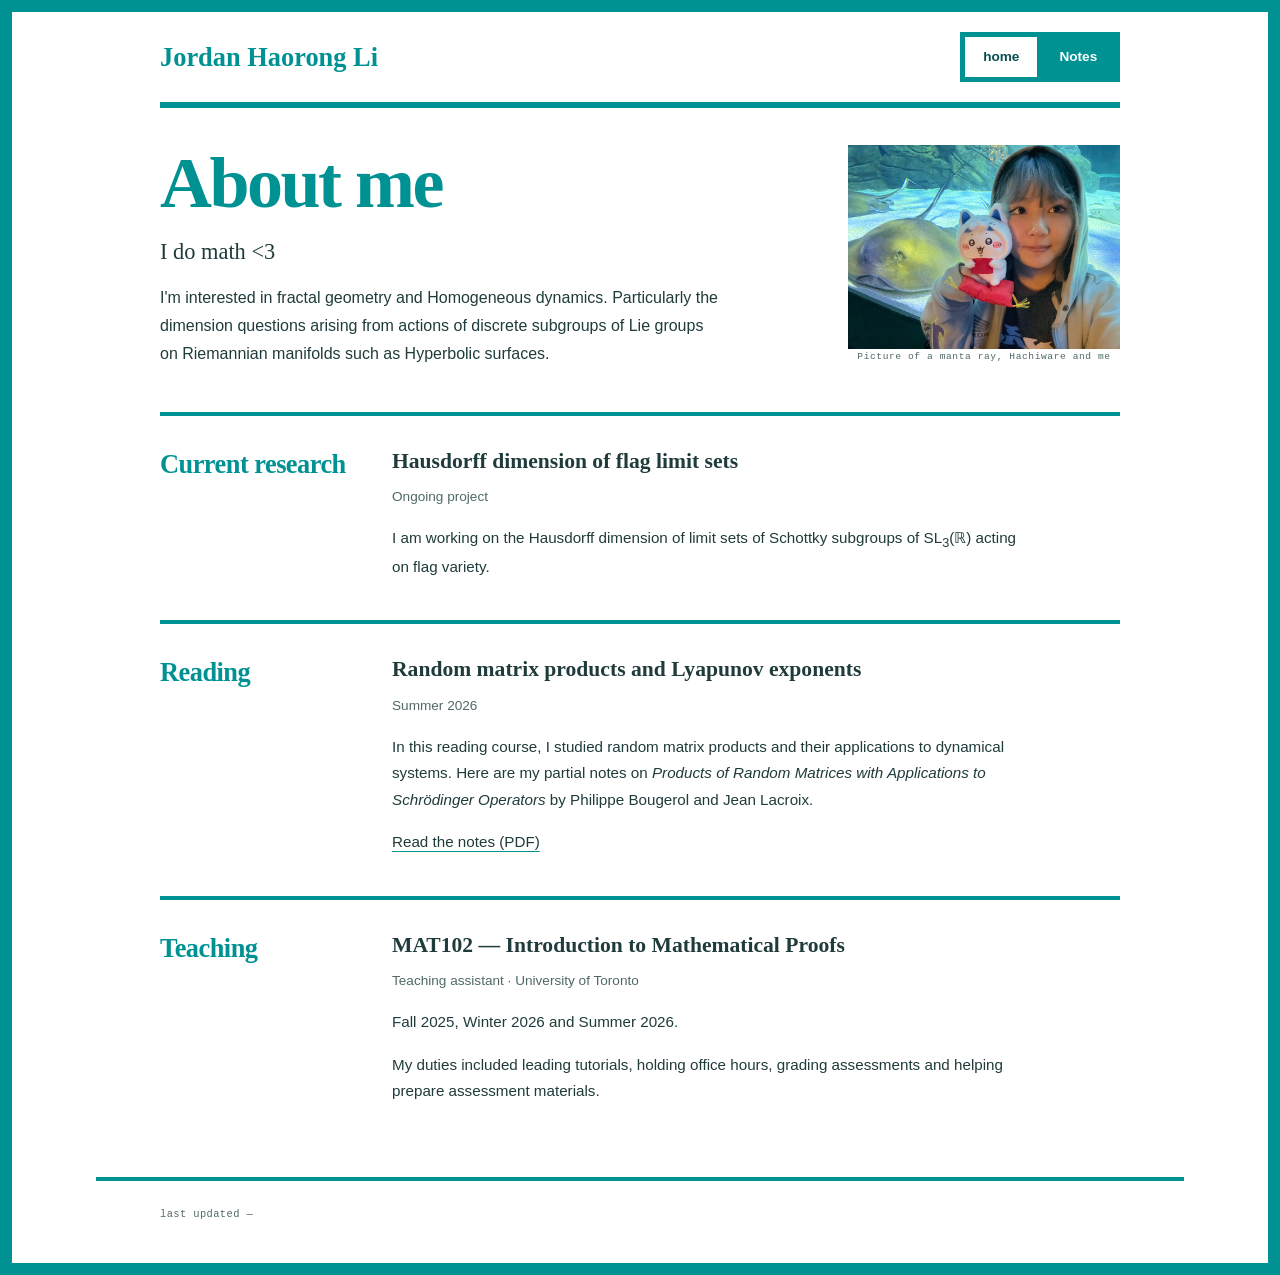
<file: index.html>
<!doctype html>
<html lang="en">

<head>
    <meta charset="utf-8">
    <meta name="robots" content="noindex, nofollow">
    <meta name="viewport" content="width=device-width, initial-scale=1">
    <title>babyseal</title>

    <meta name="description" content="babyseal — mathematics, fractal geometry, reading notes and other things.">
    <link rel="stylesheet" href="style.css">
</head>

<body>
    <a class="skip-link" href="#main">skip to content</a>

    <header class="site-top">
        <div class="container bar">
            <a class="brand" href="./">Jordan Haorong Li</a>
            <nav aria-label="site">
                <a href="./" aria-current="page">home</a>
                <a href="Notes/">Notes</a>
            </nav>
        </div>
    </header>

    <main id="main" class="container home-page">
        <section class="hero" aria-labelledby="home-title">
            <div class="hero-copy">
                <h1 id="home-title">About me</h1>
                <p class="hero-intro">I do math <3</p>
                <p id="interests" class="hero-note">I'm interested in fractal geometry and Homogeneous dynamics. Particularly the dimension questions arising from actions of discrete subgroups of Lie groups on Riemannian manifolds such as Hyperbolic surfaces.</p>
            </div>
            <!-- <figure class="fractal">
                <svg viewBox="0 0 440 410" role="img" aria-labelledby="fractal-title fractal-desc">
                    <title id="fractal-title">A Koch snowflake</title>
                    <desc id="fractal-desc">Four iterations of a geometric construction, replacing each line segment with four smaller segments.</desc>
                    <g fill="none" stroke="currentColor" opacity=".16" stroke-width=".75">
                        <circle cx="220" cy="220" r="176"/>
                        <circle cx="220" cy="220" r="152" stroke-dasharray="2 5"/>
                        <path d="M24 220H416M220 24V402"/>
                    </g>
                    <polygon points="220.00,68.00 221.63,70.81 224.88,70.81 223.25,73.63 224.88,76.44 228.13,76.44 229.75,73.63 231.38,76.44 234.63,76.44 233.00,79.26 234.63,82.07 231.38,82.07 229.75,84.89 231.38,87.70 234.63,87.70 233.00,90.52 234.63,93.33 237.88,93.33 239.50,90.52 241.13,93.33 244.38,93.33 246.00,90.52 244.38,87.70 247.63,87.70 249.25,84.89 250.88,87.70 254.13,87.70 252.50,90.52 254.13,93.33 257.38,93.33 259.00,90.52 260.63,93.33 263.88,93.33 262.25,96.15 263.88,98.96 260.63,98.96 259.00,101.78 260.63,104.59 263.88,104.59 262.25,107.41 263.88,110.22 260.63,110.22 259.00,113.04 257.38,110.22 254.13,110.22 252.50,113.04 254.13,115.85 250.88,115.85 249.25,118.67 250.88,121.48 254.13,121.48 252.50,124.30 254.13,127.11 257.38,127.11 259.00,124.30 260.63,127.11 263.88,127.11 262.25,129.93 263.88,132.74 260.63,132.74 259.00,135.56 260.63,138.37 263.88,138.37 262.25,141.19 263.88,144.00 267.13,144.00 268.76,141.19 270.38,144.00 273.63,144.00 275.26,141.19 273.63,138.37 276.88,138.37 278.51,135.56 280.13,138.37 283.38,138.37 281.76,141.18 283.38,144.00 286.63,144.00 288.26,141.18 289.88,144.00 293.13,144.00 294.76,141.18 293.13,138.37 296.38,138.37 298.01,135.56 296.38,132.74 293.13,132.74 294.76,129.93 293.13,127.11 296.38,127.11 298.01,124.30 299.63,127.11 302.88,127.11 304.51,124.30 302.88,121.48 306.13,121.48 307.76,118.67 309.38,121.48 312.63,121.48 311.01,124.30 312.63,127.11 315.88,127.11 317.51,124.30 319.13,127.11 322.39,127.11 320.76,129.93 322.39,132.74 319.13,132.74 317.51,135.55 319.13,138.37 322.39,138.37 320.76,141.18 322.39,144.00 325.64,144.00 327.26,141.18 328.89,144.00 332.14,144.00 333.76,141.18 332.14,138.37 335.39,138.37 337.01,135.55 338.64,138.37 341.89,138.37 340.26,141.18 341.89,144.00 345.14,144.00 346.76,141.18 348.39,144.00 351.64,144.00 350.01,146.81 351.64,149.63 348.39,149.63 346.76,152.44 348.39,155.26 351.64,155.26 350.01,158.07 351.64,160.89 348.39,160.89 346.76,163.70 345.14,160.89 341.89,160.89 340.26,163.70 341.89,166.52 338.64,166.52 337.01,169.33 338.64,172.15 341.89,172.15 340.26,174.96 341.89,177.78 345.14,177.78 346.76,174.96 348.39,177.78 351.64,177.78 350.01,180.59 351.64,183.41 348.39,183.41 346.76,186.22 348.39,189.04 351.64,189.04 350.01,191.85 351.64,194.67 348.39,194.67 346.76,197.48 345.14,194.67 341.89,194.67 340.26,197.48 341.89,200.30 338.64,200.30 337.01,203.11 335.39,200.30 332.14,200.30 333.76,197.48 332.14,194.67 328.89,194.67 327.26,197.48 325.64,194.67 322.39,194.67 320.76,197.48 322.39,200.30 319.14,200.30 317.51,203.11 319.14,205.93 322.39,205.93 320.76,208.74 322.39,211.56 319.14,211.56 317.51,214.37 315.89,211.56 312.64,211.56 311.01,214.37 312.64,217.19 309.39,217.19 307.76,220.00 309.39,222.81 312.64,222.81 311.01,225.63 312.64,228.44 315.89,228.44 317.51,225.63 319.14,228.44 322.39,228.44 320.76,231.26 322.39,234.07 319.14,234.07 317.51,236.89 319.14,239.70 322.39,239.70 320.76,242.52 322.39,245.33 325.64,245.33 327.26,242.52 328.89,245.33 332.14,245.33 333.76,242.52 332.14,239.70 335.39,239.70 337.01,236.89 338.64,239.70 341.89,239.70 340.26,242.52 341.89,245.33 345.14,245.33 346.76,242.52 348.39,245.33 351.64,245.33 350.01,248.15 351.64,250.96 348.39,250.96 346.76,253.78 348.39,256.59 351.64,256.59 350.01,259.41 351.64,262.22 348.39,262.22 346.76,265.04 345.14,262.22 341.89,262.22 340.26,265.04 341.89,267.85 338.64,267.85 337.01,270.67 338.64,273.48 341.89,273.48 340.26,276.30 341.89,279.11 345.14,279.11 346.76,276.30 348.39,279.11 351.64,279.11 350.01,281.93 351.64,284.74 348.39,284.74 346.76,287.56 348.39,290.37 351.64,290.37 350.01,293.19 351.64,296.00 348.39,296.00 346.76,298.81 345.14,296.00 341.89,296.00 340.26,298.81 341.89,301.63 338.64,301.63 337.01,304.44 335.39,301.63 332.14,301.63 333.76,298.81 332.14,296.00 328.89,296.00 327.26,298.81 325.64,296.00 322.39,296.00 320.76,298.81 322.39,301.63 319.14,301.63 317.51,304.44 319.14,307.26 322.39,307.26 320.76,310.07 322.39,312.89 319.14,312.89 317.51,315.70 315.89,312.89 312.64,312.89 311.01,315.70 312.64,318.52 309.39,318.52 307.76,321.33 306.13,318.52 302.88,318.52 304.51,315.70 302.88,312.89 299.63,312.89 298.01,315.70 296.38,312.89 293.13,312.89 294.76,310.07 293.13,307.26 296.38,307.26 298.01,304.44 296.38,301.63 293.13,301.63 294.76,298.81 293.13,296.00 289.88,296.00 288.26,298.81 286.63,296.00 283.38,296.00 281.76,298.81 283.38,301.63 280.13,301.63 278.51,304.44 276.88,301.63 273.63,301.63 275.26,298.81 273.63,296.00 270.38,296.00 268.76,298.81 267.13,296.00 263.88,296.00 262.25,298.81 263.88,301.63 260.63,301.63 259.00,304.44 260.63,307.26 263.88,307.26 262.25,310.07 263.88,312.89 260.63,312.89 259.00,315.70 257.38,312.89 254.13,312.89 252.50,315.70 254.13,318.52 250.88,318.52 249.25,321.33 250.88,324.15 254.13,324.15 252.50,326.96 254.13,329.78 257.38,329.78 259.00,326.96 260.63,329.78 263.88,329.78 262.25,332.59 263.88,335.41 260.63,335.41 259.00,338.22 260.63,341.04 263.88,341.04 262.25,343.85 263.88,346.67 260.63,346.67 259.00,349.48 257.38,346.67 254.13,346.67 252.50,349.48 254.13,352.30 250.88,352.30 249.25,355.11 247.63,352.30 244.38,352.30 246.00,349.48 244.38,346.67 241.13,346.67 239.50,349.48 237.88,346.67 234.63,346.67 233.00,349.48 234.63,352.30 231.38,352.30 229.75,355.11 231.38,357.93 234.63,357.93 233.00,360.74 234.63,363.56 231.38,363.56 229.75,366.37 228.13,363.56 224.88,363.56 223.25,366.37 224.88,369.19 221.63,369.19 220.00,372.00 218.37,369.19 215.12,369.19 216.75,366.37 215.12,363.56 211.87,363.56 210.25,366.37 208.62,363.56 205.37,363.56 207.00,360.74 205.37,357.93 208.62,357.93 210.25,355.11 208.62,352.30 205.37,352.30 207.00,349.48 205.37,346.67 202.12,346.67 200.50,349.48 198.87,346.67 195.62,346.67 194.00,349.48 195.62,352.30 192.37,352.30 190.75,355.11 189.12,352.30 185.87,352.30 187.50,349.48 185.87,346.67 182.62,346.67 181.00,349.48 179.37,346.67 176.12,346.67 177.75,343.85 176.12,341.04 179.37,341.04 181.00,338.22 179.37,335.41 176.12,335.41 177.75,332.59 176.12,329.78 179.37,329.78 181.00,326.96 182.62,329.78 185.87,329.78 187.50,326.96 185.87,324.15 189.12,324.15 190.75,321.33 189.12,318.52 185.87,318.52 187.50,315.70 185.87,312.89 182.62,312.89 181.00,315.70 179.37,312.89 176.12,312.89 177.75,310.07 176.12,307.26 179.37,307.26 181.00,304.44 179.37,301.63 176.12,301.63 177.75,298.81 176.12,296.00 172.87,296.00 171.24,298.81 169.62,296.00 166.37,296.00 164.74,298.81 166.37,301.63 163.12,301.63 161.49,304.44 159.87,301.63 156.62,301.63 158.24,298.81 156.62,296.00 153.37,296.00 151.74,298.81 150.12,296.00 146.87,296.00 145.24,298.81 146.87,301.63 143.62,301.63 141.99,304.44 143.62,307.26 146.87,307.26 145.24,310.07 146.87,312.89 143.62,312.89 141.99,315.70 140.37,312.89 137.12,312.89 135.49,315.70 137.12,318.52 133.87,318.52 132.24,321.33 130.61,318.52 127.36,318.52 128.99,315.70 127.36,312.89 124.11,312.89 122.49,315.70 120.86,312.89 117.61,312.89 119.24,310.07 117.61,307.26 120.86,307.26 122.49,304.44 120.86,301.63 117.61,301.63 119.24,298.81 117.61,296.00 114.36,296.00 112.74,298.81 111.11,296.00 107.86,296.00 106.24,298.81 107.86,301.63 104.61,301.63 102.99,304.44 101.36,301.63 98.11,301.63 99.74,298.81 98.11,296.00 94.86,296.00 93.24,298.81 91.61,296.00 88.36,296.00 89.99,293.19 88.36,290.37 91.61,290.37 93.24,287.56 91.61,284.74 88.36,284.74 89.99,281.93 88.36,279.11 91.61,279.11 93.24,276.30 94.86,279.11 98.11,279.11 99.74,276.30 98.11,273.48 101.36,273.48 102.99,270.67 101.36,267.85 98.11,267.85 99.74,265.04 98.11,262.22 94.86,262.22 93.24,265.04 91.61,262.22 88.36,262.22 89.99,259.41 88.36,256.59 91.61,256.59 93.24,253.78 91.61,250.96 88.36,250.96 89.99,248.15 88.36,245.33 91.61,245.33 93.24,242.52 94.86,245.33 98.11,245.33 99.74,242.52 98.11,239.70 101.36,239.70 102.99,236.89 104.61,239.70 107.86,239.70 106.24,242.52 107.86,245.33 111.11,245.33 112.74,242.52 114.36,245.33 117.61,245.33 119.24,242.52 117.61,239.70 120.86,239.70 122.49,236.89 120.86,234.07 117.61,234.07 119.24,231.26 117.61,228.44 120.86,228.44 122.49,225.63 124.11,228.44 127.36,228.44 128.99,225.63 127.36,222.81 130.61,222.81 132.24,220.00 130.61,217.19 127.36,217.19 128.99,214.37 127.36,211.56 124.11,211.56 122.49,214.37 120.86,211.56 117.61,211.56 119.24,208.74 117.61,205.93 120.86,205.93 122.49,203.11 120.86,200.30 117.61,200.30 119.24,197.48 117.61,194.67 114.36,194.67 112.74,197.48 111.11,194.67 107.86,194.67 106.24,197.48 107.86,200.30 104.61,200.30 102.99,203.11 101.36,200.30 98.11,200.30 99.74,197.48 98.11,194.67 94.86,194.67 93.24,197.48 91.61,194.67 88.36,194.67 89.99,191.85 88.36,189.04 91.61,189.04 93.24,186.22 91.61,183.41 88.36,183.41 89.99,180.59 88.36,177.78 91.61,177.78 93.24,174.96 94.86,177.78 98.11,177.78 99.74,174.96 98.11,172.15 101.36,172.15 102.99,169.33 101.36,166.52 98.11,166.52 99.74,163.70 98.11,160.89 94.86,160.89 93.24,163.70 91.61,160.89 88.36,160.89 89.99,158.07 88.36,155.26 91.61,155.26 93.24,152.44 91.61,149.63 88.36,149.63 89.99,146.81 88.36,144.00 91.61,144.00 93.24,141.18 94.86,144.00 98.11,144.00 99.74,141.18 98.11,138.37 101.36,138.37 102.99,135.55 104.61,138.37 107.86,138.37 106.24,141.18 107.86,144.00 111.11,144.00 112.74,141.18 114.36,144.00 117.61,144.00 119.24,141.18 117.61,138.37 120.87,138.37 122.49,135.55 120.87,132.74 117.61,132.74 119.24,129.93 117.61,127.11 120.87,127.11 122.49,124.30 124.12,127.11 127.37,127.11 128.99,124.30 127.37,121.48 130.62,121.48 132.24,118.67 133.87,121.48 137.12,121.48 135.49,124.30 137.12,127.11 140.37,127.11 141.99,124.30 143.62,127.11 146.87,127.11 145.24,129.93 146.87,132.74 143.62,132.74 141.99,135.56 143.62,138.37 146.87,138.37 145.24,141.18 146.87,144.00 150.12,144.00 151.74,141.18 153.37,144.00 156.62,144.00 158.24,141.18 156.62,138.37 159.87,138.37 161.49,135.56 163.12,138.37 166.37,138.37 164.74,141.19 166.37,144.00 169.62,144.00 171.24,141.19 172.87,144.00 176.12,144.00 177.75,141.19 176.12,138.37 179.37,138.37 181.00,135.56 179.37,132.74 176.12,132.74 177.75,129.93 176.12,127.11 179.37,127.11 181.00,124.30 182.62,127.11 185.87,127.11 187.50,124.30 185.87,121.48 189.12,121.48 190.75,118.67 189.12,115.85 185.87,115.85 187.50,113.04 185.87,110.22 182.62,110.22 181.00,113.04 179.37,110.22 176.12,110.22 177.75,107.41 176.12,104.59 179.37,104.59 181.00,101.78 179.37,98.96 176.12,98.96 177.75,96.15 176.12,93.33 179.37,93.33 181.00,90.52 182.62,93.33 185.87,93.33 187.50,90.52 185.87,87.70 189.12,87.70 190.75,84.89 192.37,87.70 195.62,87.70 194.00,90.52 195.62,93.33 198.87,93.33 200.50,90.52 202.12,93.33 205.37,93.33 207.00,90.52 205.37,87.70 208.62,87.70 210.25,84.89 208.62,82.07 205.37,82.07 207.00,79.26 205.37,76.44 208.62,76.44 210.25,73.63 211.87,76.44 215.12,76.44 216.75,73.63 215.12,70.81 218.37,70.81" fill="currentColor" fill-opacity=".045" stroke="currentColor" stroke-width="1.2" stroke-linejoin="round"/>
                    <circle cx="220" cy="220" r="2" fill="currentColor"/>
                </svg>
                <figcaption>fig. 01 — Koch snowflake / iteration 4</figcaption>
            </figure> -->
            <figure class="fractal">
    <img src="image/menmanta.jpg"
         alt="A picture of manta ray, Hachiware and me">
          <figcaption>Picture of a manta ray, Hachiware and me</figcaption>
</figure>
        </section>

        <section id="research" class="home-row" aria-labelledby="research-title">
            <h2 id="research-title" class="section-label">Current research</h2>
            <div class="section-copy">
                <h3>Hausdorff dimension of flag limit sets</h3>
                <p class="entry-meta">Ongoing project</p>
                <p>
                    I am working on the Hausdorff dimension of limit sets of Schottky subgroups of SL<sub>3</sub>(ℝ) acting on flag variety.
                </p>
            </div>
        </section>

        <section id="reading" class="home-row" aria-labelledby="reading-title">
            <h2 id="reading-title" class="section-label">Reading</h2>
            <div class="section-copy">
                <h3>Random matrix products and Lyapunov exponents</h3>
                <p class="entry-meta">Summer 2026</p>
                <p>
                    In this reading course, I studied random matrix products and their applications to dynamical systems. Here are my partial notes on 
                    <cite>Products of Random Matrices with Applications to Schrödinger Operators</cite> 
                    by Philippe Bougerol and Jean Lacroix.
                </p>
                <p><a href="files/notes/random-matrix-products.pdf">Read the notes (PDF)</a></p>
            </div>
        </section>

        <section id="teaching" class="home-row" aria-labelledby="teaching-title">
            <h2 id="teaching-title" class="section-label">Teaching</h2>
            <div class="section-copy">
                <h3>MAT102 — Introduction to Mathematical Proofs</h3>
                <p class="entry-meta">Teaching assistant · University of Toronto</p>
                <p>Fall 2025, Winter 2026 and Summer 2026.</p>
                <p>
                    My duties included leading tutorials, holding office hours,
                    grading assessments and helping prepare assessment materials.
                </p>

            </div>
        </section>

    </main>

    <footer class="site-foot">
        <div class="container bar">
            <span id="updated">last updated —</span>
        </div>
    </footer>

    <script>
    let p = location.pathname.split("/personal-website/")[1] || "";
    if (!p.endsWith(".html")) p += "index.html";
    fetch("https://api.github.com/repos/limelite-vista/personal-website/commits?per_page=1&path=" + p)
        .then(r => r.json())
        .then(d => {
            const t = new Date(d[0].commit.committer.date);
            document.getElementById("updated").textContent =
                "last updated " + t.toISOString().slice(0, 10);
        })
        .catch(() => { });
    </script>
</body>

</html>
</file>
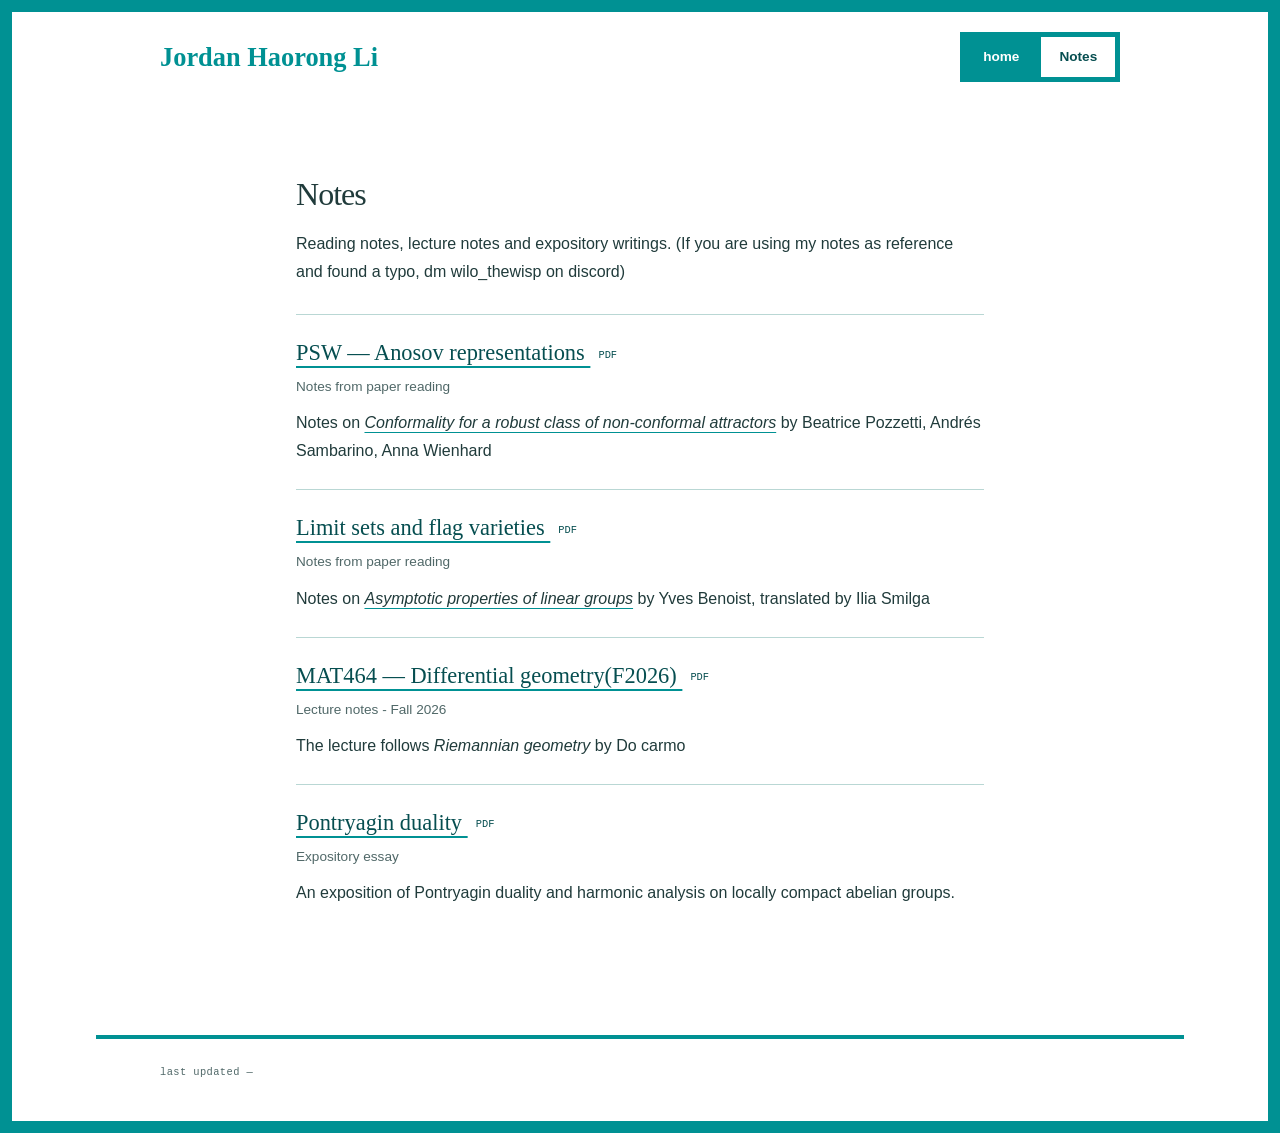
<file: Notes/index.html>
<!doctype html>
<html lang="en">

<head>
  <meta charset="utf-8">
  <meta name="viewport" content="width=device-width, initial-scale=1">
  <meta name="robots" content="noindex, nofollow">
  <title>Notes · babyseal</title>

  <link rel="icon"
    href="data:image/svg+xml,<svg xmlns='http://www.w3.org/2000/svg' viewBox='0 0 100 100'><text y='.9em' font-size='90'>🖤</text></svg>">

  <link rel="preconnect" href="https://fonts.googleapis.com">
  <link rel="preconnect" href="https://fonts.gstatic.com" crossorigin>
  <link
    href="https://fonts.googleapis.com/css2?family=Cormorant+Garamond:ital,wght@0,500;0,600;1,500&family=IBM+Plex+Mono:wght@400;500&family=STIX+Two+Text:ital,wght@0,400;0,600;1,400&display=swap"
    rel="stylesheet">

  <link rel="stylesheet" href="../style.css">
</head>

<body>

  <header class="site-top">
    <div class="container bar">
      <a class="brand" href="../">Jordan Haorong Li</a>
      <nav aria-label="site">
        <a href="../">home</a>
        <a href="../Notes/" aria-current="page">Notes</a>
      </nav>
    </div>
  </header>

  <main class="container center">

    <section>
      <h2>Notes</h2>
      <p>Reading notes, lecture notes and expository writings. (If you are using my notes as reference and found a typo, dm wilo_thewisp on discord)</p>
      <ul class="note-list">
        <!-- <li>
          <h3><a href="../files/notes/random-matrix-products.pdf">Random matrix products <span class="note-format">PDF</span></a></h3>
          <p class="note-kind">Reading notes</p>
          <p>Notes on Lyapunov exponents, stationary measures, and random matrix products, following Bougerol and Lacroix.</p>
        </li> -->
        <li>
          <h3><a href="../files/notes/psw.pdf">PSW — Anosov representations <span class="note-format">PDF</span></a></h3>
          <p class="note-kind">Notes from paper reading</p>
          <p>Notes on <cite><a href="https://arxiv.org/pdf/1902.01303v3">Conformality for a robust class of non-conformal attractors</a></cite> by Beatrice Pozzetti, Andrés Sambarino, Anna Wienhard</p>
        </li>
        <li>
          <h3><a href="../files/notes/limit-sets-and-flag-varieties.pdf">Limit sets and flag varieties <span class="note-format">PDF</span></a></h3>
          <p class="note-kind">Notes from paper reading</p>
          <p>Notes on <cite><a href="https://arxiv.org/pdf/1811.06009">Asymptotic properties of linear groups</a></cite> by Yves Benoist, translated by Ilia Smilga</p>
        </li>
        <li>
          <h3><a href="../files/notes/mat464.pdf">MAT464 — Differential geometry(F2026) <span class="note-format">PDF</span></a></h3>
          <p class="note-kind">Lecture notes - Fall 2026</p>
          <p>The lecture follows <cite>Riemannian geometry</cite> by Do carmo</p>
        </li>
        <li>
          <h3><a href="../files/notes/pontryagin-duality.pdf">Pontryagin duality <span class="note-format">PDF</span></a></h3>
          <p class="note-kind">Expository essay</p>
          <p>An exposition of Pontryagin duality and harmonic analysis on locally compact abelian groups.</p>
        </li>
      </ul>
    </section>

    <!-- <section>
      <h2>other</h2>
      <p></p>
    </section> -->

  </main>

  <footer class="site-foot">
    <div class="container bar">
      <span id="updated">last updated —</span>
    </div>
  </footer>

  <script>
    let p = location.pathname.split("/personal-website/")[1] || "";
    if (!p.endsWith(".html")) p += "index.html";
    fetch("https://api.github.com/repos/limelite-vista/personal-website/commits?per_page=1&path=" + p)
        .then(r => r.json())
        .then(d => {
            const t = new Date(d[0].commit.committer.date);
            document.getElementById("updated").textContent =
                "last updated " + t.toISOString().slice(0, 10);
        })
        .catch(() => { });
</script>
</body>

</html>
</file>
<file: style.css>
/* babyseal — a small mathematical notebook */
:root {
    color-scheme: light;
    --bg: #ffffff;
    --panel: #edf7f6;
    --ink: #203b3b;
    --muted: #506868;
    --line: #b9d7d4;
    --accent: #009193;
    --accent-hi: #064e50;
    --font-display: Georgia, "Times New Roman", serif;
    --font-body: "Segoe UI", Helvetica, Arial, sans-serif;
    --font-mono: "SFMono-Regular", Consolas, "Liberation Mono", monospace;
    --wide: 68rem;
    --measure: 51rem;
}
* { box-sizing: border-box; margin: 0; }
body {
    display: flex;
    flex-direction: column;
    background: var(--bg);
    min-height: 100vh;
    border: 12px solid var(--accent);
    color: var(--ink);
    font-family: var(--font-body);
    font-size: 1rem;
    line-height: 1.75;
    -webkit-font-smoothing: antialiased;
}
body > main {
    flex: 1;
    width: 100%;
}
img, svg { display: block; max-width: 100%; }
a { color: inherit; text-underline-offset: .25em; text-decoration-color: var(--accent); }
a:hover { color: var(--accent-hi); text-decoration-color: currentColor; }
:focus-visible { outline: 2px solid var(--accent); outline-offset: 5px; }
::selection { background: #c8e9e5; color: var(--ink); }
.container { max-width: var(--wide); margin-inline: auto; padding-inline: clamp(1.25rem, 5vw, 4rem); }
main.container { max-width: var(--measure); }
.bar { display: flex; justify-content: space-between; align-items: center; flex-wrap: wrap; gap: 1rem 2rem; }
.site-top .bar { min-height: 5.5rem; padding-block: 1.25rem; }
.site-top .brand { color: var(--accent); font-family: var(--font-display); font-size: 1.65rem; font-weight: 700; text-decoration: none; }
.site-top nav { display: flex; flex-wrap: wrap; gap: .25rem; background: var(--accent); padding: .3rem; }
.site-top nav a { color: white; font-size: .85rem; font-weight: 600; text-decoration: none; padding: .4rem 1rem; border: 2px solid transparent; }
.site-top nav a:hover, .site-top nav a[aria-current="page"] { color: var(--accent-hi); background: white; }
.site-top nav a:focus-visible { outline-color: white; outline-offset: 0; }
.skip-link { position: absolute; left: 1rem; top: -5rem; background: var(--panel); padding: .5rem 1rem; z-index: 10; }
.skip-link:focus { top: 1rem; }
main section { margin-block: 2.5rem; padding-block: 2rem; border-top: 4px solid var(--accent); }
main.center > section:first-child { border-top: 0; }
.masthead { border: 0; padding-block: 3rem 1rem; }
.masthead h1 { font-family: var(--font-display); font-weight: 400; font-size: clamp(2.8rem, 7vw, 5rem); line-height: 1.1; letter-spacing: -.055em; overflow-wrap: anywhere; }
.masthead .tagline, .eyebrow, .section-label { font-family: var(--font-mono); font-size: .68rem; letter-spacing: .12em; text-transform: uppercase; color: var(--muted); }
.masthead .tagline { margin-top: 1.25rem; }
h2, h3 { font-family: var(--font-display); font-weight: 400; line-height: 1.25; }
h2 { font-size: 2rem; letter-spacing: -.03em; margin-bottom: 1rem; }
h3 { font-size: 1.4rem; margin: 2rem 0 .65rem; }
p + p { margin-top: 1rem; }
hr.rule { border: 0; border-top: 1px solid var(--line); }
.interests { list-style: none; padding: 0; }
.interests li { padding-block: .6rem; }
.interests .k { font-style: italic; }
.interests .m { color: var(--muted); font-family: var(--font-mono); font-size: .7rem; }
.note-list { list-style: none; padding: 0; margin-top: 1.75rem; }
.note-list li { padding-block: 1.5rem; border-top: 1px solid var(--line); }
.note-list h3 { margin: 0 0 .5rem; }
.note-list h3 a { color: var(--accent-hi); }
.note-list .note-kind { color: var(--muted); font-size: .85rem; margin: 0 0 .65rem; }
.note-list p + p { margin-top: 0; }
.note-format { display: inline-block; font-family: var(--font-mono); font-size: .65rem; font-weight: 400; vertical-align: middle; margin-left: .5rem; }
.site-foot { margin-top: 2rem; }
.site-foot .bar { border-top: 4px solid var(--accent); padding-block: 1.5rem 2.5rem; color: var(--muted); font-family: var(--font-mono); font-size: .65rem; letter-spacing: .04em; }
.section-copy .entry-meta { color: var(--muted); font-size: .85rem; margin-bottom: 1rem; }
.section-copy { max-width: 40rem; min-width: 0; }
.section-copy > h3:first-child { margin-top: 0; }
.section-copy p { font-size: .95rem; }
.home-row[id] { scroll-margin-top: 2rem; }
/* Home: a compact academic profile with strong teal rules. */
main.home-page { max-width: var(--wide); }
.home-page .hero { display: grid; grid-template-columns: minmax(0, 1fr) 17rem; align-items: center; gap: 3rem; margin: 0; padding: 2.25rem 0 2.75rem; border-top: 6px solid var(--accent); }
.hero .eyebrow { display: flex; align-items: center; gap: .7rem; }
.hero .eyebrow::before { content: ""; width: .4rem; height: .4rem; background: var(--accent); border-radius: 50%; }
.hero h1 { color: var(--accent); font-family: var(--font-display); font-weight: 700; font-size: clamp(3rem, 6vw, 4.5rem); letter-spacing: -.035em; line-height: 1.1; margin: 0 0 .8rem; }
.hero-intro { font-family: var(--font-display); font-size: 1.4rem; line-height: 1.4; }
.hero-note { max-width: 35rem; font-size: 1rem; color: var(--ink); margin-top: 1rem; }
.text-link { display: inline-flex; align-items: center; gap: 2rem; margin-top: 1.7rem; padding-bottom: .35rem; border-bottom: 2px solid var(--accent); font-size: .85rem; text-decoration: none; }
.text-link span { transition: transform .2s ease; }
.text-link:hover span { transform: translateX(4px); }
.fractal { margin: 0; color: var(--accent); }
.fractal img { width: 100%; height: auto; }
.fractal figcaption { text-align: center; font-family: var(--font-mono); font-size: .6rem; color: var(--muted); letter-spacing: .06em; }
.home-page .home-row { display: grid; grid-template-columns: 12rem minmax(0, 1fr); gap: 2.5rem; margin: 0; padding: 2rem 0 2.5rem; border-top: 4px solid var(--accent); }
.home-row .section-label { color: var(--accent); font-family: var(--font-display); font-size: 1.65rem; font-weight: 700; letter-spacing: -.02em; text-transform: none; padding-top: 0; margin-bottom: 0; }
.section-copy > h3 { font-size: 1.35rem; font-weight: 700; }
.section-label { padding-top: .35rem; }
.section-label span { display: inline-block; width: 2.5rem; color: var(--accent); }
.about-copy { max-width: 40rem; }
.about-copy h2 { font-size: 2.4rem; }
.about-copy p { font-size: .95rem; }
.interest-index { list-style: none; padding: 0; }
.interest-index li + li { border-top: 1px solid var(--line); }
.interest-index a { display: flex; align-items: center; justify-content: space-between; gap: 1rem; padding-block: 1.1rem; text-decoration: none; }
.interest-index li:first-child a { padding-top: 0; }
.interest-index strong { display: block; font-family: var(--font-display); font-size: 1.65rem; font-weight: 400; line-height: 1.3; }
.interest-index small { display: block; margin-top: .4rem; color: var(--muted); font-size: .8rem; }
.interest-index .arrow { font-size: 1.3rem; color: var(--accent); }
@media (max-width: 700px) {
    .site-top .bar { gap: .75rem; padding-block: 1.2rem; }
    .site-top nav { gap: .4rem 1.1rem; }
    .home-page .hero { grid-template-columns: 1fr; padding: 2rem 0 2.5rem; gap: 1.5rem; }
    body { border-width: 6px; }
    .hero h1 { font-size: clamp(3rem, 13vw, 4.5rem); }
    .fractal { max-width: 15rem; width: 100%; margin-inline: auto; }
    .home-page .home-row { grid-template-columns: 1fr; gap: 1.5rem; padding-block: 2rem; }
    .section-label { font-size: .65rem; }
    .site-foot { margin-top: 2rem; }
    .masthead { padding-top: 1.5rem; }
}
@media (prefers-reduced-motion: reduce) { .text-link span { transition: none; } }
</file>
